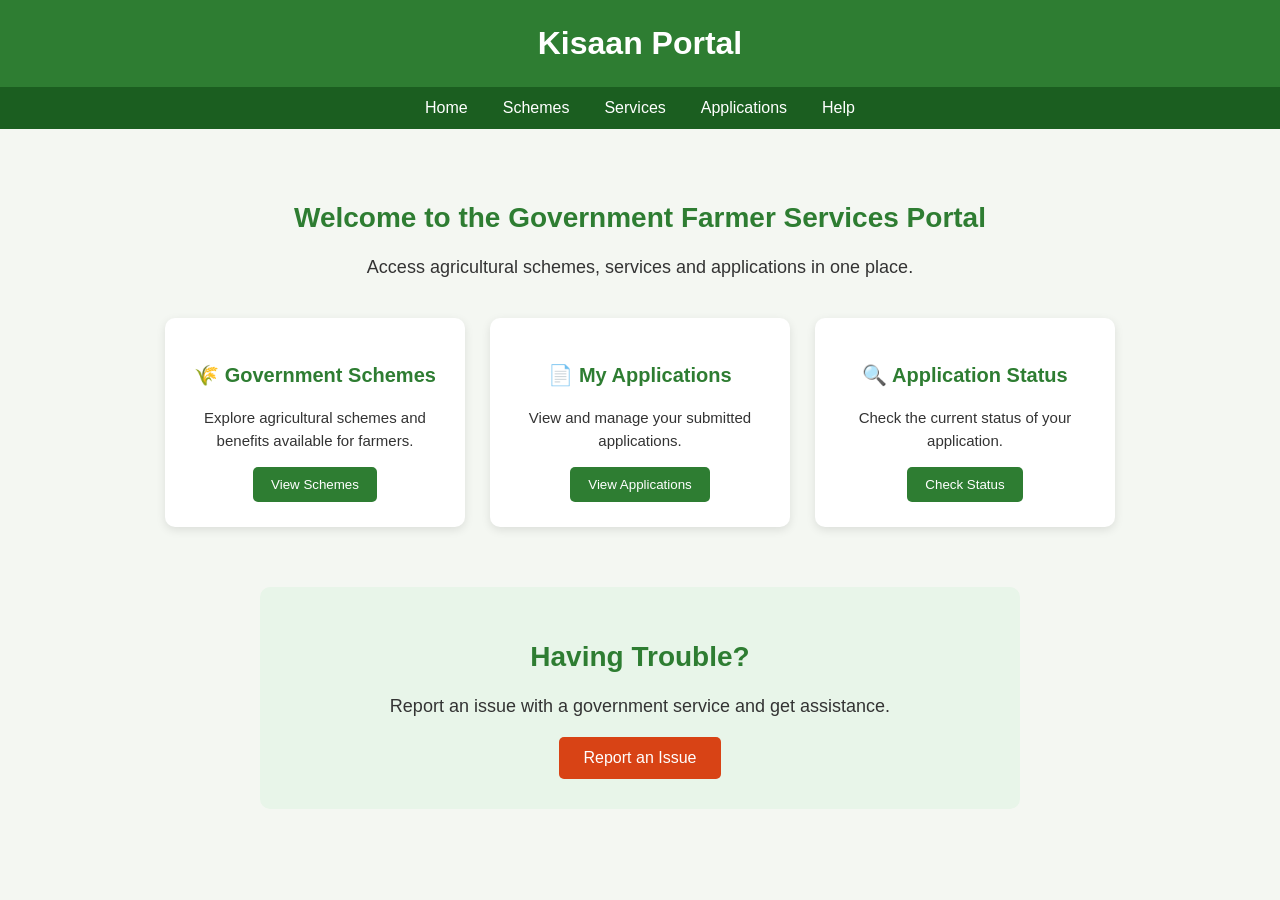
<file: dummy-portal/index.html>
<!DOCTYPE html>
<html lang="en">
<head>
    <meta charset="UTF-8">
    <meta name="viewport" content="width=device-width, initial-scale=1.0">
    <title>Kisaan Portal</title>
    <link rel="stylesheet" href="style.css">
</head>

<body>

    <header>
        <h1>Kisaan Portal</h1>

        <nav>
            <a href="#">Home</a>
            <a href="#">Schemes</a>
            <a href="#">Services</a>
            <a href="#">Applications</a>
            <a href="#">Help</a>
        </nav>
    </header>

    <main>
    <h2>Welcome to the Government Farmer Services Portal</h2>
    <p>Access agricultural schemes, services and applications in one place.</p>

    <section class="services">
        <div class="card">
            <h3>🌾 Government Schemes</h3>
            <p>Explore agricultural schemes and benefits available for farmers.</p>
            <button>View Schemes</button>
        </div>

        <div class="card">
            <h3>📄 My Applications</h3>
            <p>View and manage your submitted applications.</p>
            <button>View Applications</button>
        </div>

        <div class="card">
            <h3>🔍 Application Status</h3>
            <p>Check the current status of your application.</p>
            <button>Check Status</button>
        </div>
    </section>
    <section class="issue-section">
    <h2>Having Trouble?</h2>
    <p>Report an issue with a government service and get assistance.</p>
    <button class="report-btn" onclick="showIssueForm()">Report an Issue</button>
</section>
</main>
<div id="issue-form" class="issue-form">
    <h2>Report a Portal Issue</h2>

    <label for="issue-type">Issue Type</label>
    <select id="issue-type">
        <option>Application Error</option>
        <option>Payment Issue</option>
        <option>Login Problem</option>
        <option>Document Upload Issue</option>
        <option>Other</option>
    </select>

    <label for="issue-description">Describe the issue</label>
    <textarea id="issue-description" placeholder="Tell us what went wrong..."></textarea>

    <button class="submit-btn" onclick="submitIssue()">Submit Issue</button>
</div>

<script>
    function showIssueForm() {
        document.getElementById("issue-form").style.display = "block";
    }

    function submitIssue() {
        window.location.href = "investigation.html";
    }
</script>

</body>
</html>
</file>
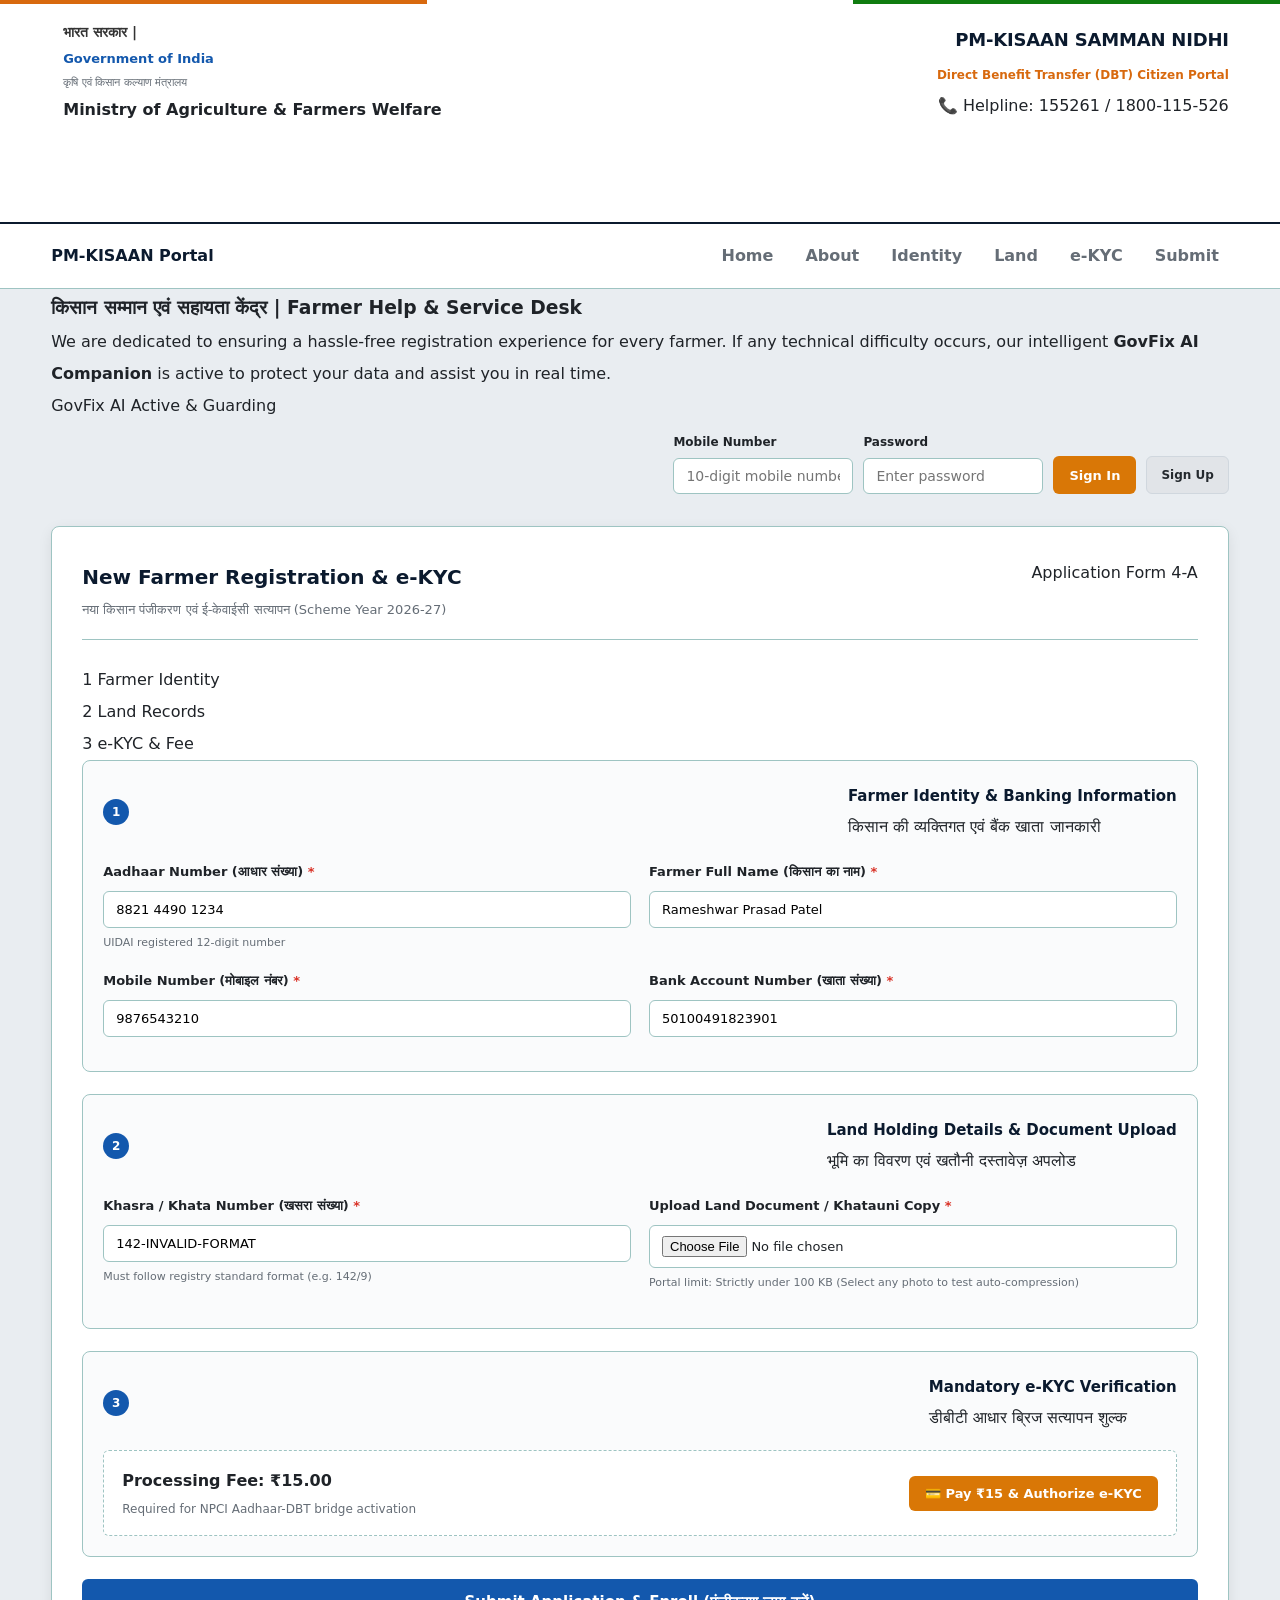
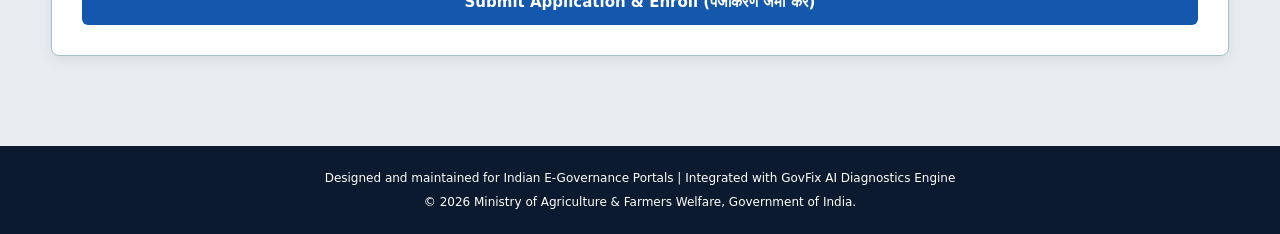
<file: templates/index.html>
<!DOCTYPE html>
<html lang="en">
<head>
    <meta charset="UTF-8">
    <meta name="viewport" content="width=device-width, initial-scale=1.0">
    <title>PM-KISAAN Samman Nidhi | New Farmer Enrollment Portal</title>
    <link rel="preconnect" href="https://fonts.googleapis.com">
    <link rel="preconnect" href="https://fonts.gstatic.com" crossorigin>
    <link href="https://fonts.googleapis.com/css2?family=Plus+Jakarta+Sans:wght@400;500;600;700;800&family=Noto+Sans+Devanagari:wght@400;600;700&display=swap" rel="stylesheet">
    <link rel="stylesheet" href="/static/style.css?v=3">
    <meta name="csrf-token" content="{{ csrf_token }}">
</head>
<body>

    <a class="skip-link" href="#mainContent">Skip to main content</a>

    <!-- National Tiranga Bar -->
    <div class="national-strip">
        <div class="s-orange"></div>
        <div class="s-white"></div>
        <div class="s-green"></div>
    </div>

    <!-- Official Header -->
     <header class="official-header">
        <div class="container header-grid">
            <div class="emblem-box">
                <div class="emblem-icon"></div>
                <div>
                    <h1>भारत सरकार |</h1>
                       <h2> Government of India </h2>
                    <h3>कृषि एवं किसान कल्याण मंत्रालय</h3>
                    <h4>Ministry of Agriculture & Farmers Welfare</h4>
                </div>
            </div>
            <div class="portal-identity">
                <span class="portal-name">PM-KISAAN SAMMAN NIDHI</span>
                <span class="portal-tag">Direct Benefit Transfer (DBT) Citizen Portal</span>
                <div class="header-links">
                    <span class="helpline-badge">📞 Helpline: 155261 / 1800-115-526</span>
                    
                </div>
            </div>
        </div>
    </header>

    <!-- Site Navigation -->
    <nav class="site-nav">
        <div class="container nav-inner">
            <a class="nav-brand" href="/">PM-KISAAN Portal</a>
            <div class="nav-links">
                <a href="/landing" class="nav-link">Home</a>
                <a href="/intro" class="nav-link">About</a>
                <a href="#section-identity" class="nav-link">Identity</a>
                <a href="#section-land" class="nav-link">Land</a>
                <a href="#section-ekyc" class="nav-link">e-KYC</a>
                <a href="#form-actions" class="nav-link">Submit</a>
            </div>
        </div>
    </nav>

    <!-- Warm Empathetic Farmer Banner -->
    <div class="container banner-container">
        <div class="empathy-banner">
            <div class="banner-text">
                <h3>किसान सम्मान एवं सहायता केंद्र | Farmer Help & Service Desk</h3>
                <p>We are dedicated to ensuring a hassle-free registration experience for every farmer. If any technical difficulty occurs, our intelligent <strong>GovFix AI Companion</strong> is active to protect your data and assist you in real time.</p>
            </div>
            <div class="system-status-chip">
                <span class="pulse-green"></span> GovFix AI Active & Guarding
            </div>
        </div>
    </div>

    <!-- Citizen Auth Quick Actions -->
    <div class="citizen-auth" aria-label="Citizen authentication">
    <div class="container citizen-auth-container">

        <div id="citizenAuthInline" class="citizen-auth-form">

            <div class="auth-field">
                <label for="citizenMobile">Mobile Number</label>
                <input
                    id="citizenMobile"
                    type="tel"
                    inputmode="numeric"
                    placeholder="10-digit mobile number"
                    maxlength="10"
                    pattern="[0-9]{10}"
                    autocomplete="tel"
                    required
                />
            </div>

            <div class="auth-field">
                <label for="citizenPass">Password</label>
                <input
                    id="citizenPass"
                    type="password"
                    placeholder="Enter password"
                    autocomplete="current-password"
                    required
                />
            </div>

            <button class="btn-pay" id="citizenSignInBtn" type="button">
                Sign In
            </button>

            <button class="btn-subtle" id="citizenSignUpBtn" type="button">
                Sign Up
            </button>

            <button
                class="btn-subtle"
                id="citizenSignOutBtn"
                type="button"
                style="display: none;"
            >
                Sign Out
            </button>

        </div>

    </div>
</div>

    <!-- Main Registration Card -->
    <div class="container main-content" id="mainContent">
        <main class="wizard-card">
            
            <div class="wizard-header">
                <div>
                    <h2>New Farmer Registration & e-KYC</h2>
                    <p class="subtitle">नया किसान पंजीकरण एवं ई-केवाईसी सत्यापन (Scheme Year 2026-27)</p>
                </div>
                <div class="step-badge">Application Form 4-A</div>
            </div>

            <!-- Step Progress Indicator -->
            <div class="step-wizard">
                <div class="step-item active">
                    <span class="step-circle">1</span>
                    <span class="step-label">Farmer Identity</span>
                </div>
                <div class="step-line active"></div>
                <div class="step-item active">
                    <span class="step-circle">2</span>
                    <span class="step-label">Land Records</span>
                </div>
                <div class="step-line"></div>
                <div class="step-item">
                    <span class="step-circle">3</span>
                    <span class="step-label">e-KYC & Fee</span>
                </div>
            </div>

            <form id="kisanForm" onsubmit="event.preventDefault();">
                
                <!-- Section 1: Farmer Identity -->
                <div id="section-identity" class="form-section collapsible" aria-expanded="true">
                    <div class="section-title">
                        <span class="step-num">1</span>
                        <div>
                            <h3>Farmer Identity & Banking Information</h3>
                            <p class="section-sub">किसान की व्यक्तिगत एवं बैंक खाता जानकारी</p>
                        </div>
                    </div>
                    
                    <div class="grid-2">
                        <div class="input-group">
                            <label for="aadhaarNum">Aadhaar Number (आधार संख्या) <span class="req">*</span></label>
                            <input type="text" id="aadhaarNum" placeholder="12-digit Aadhaar" maxlength="14" value="8821 4490 1234">
                            <small class="field-hint">UIDAI registered 12-digit number</small>
                        </div>
                        <div class="input-group">
                            <label for="farmerName">Farmer Full Name (किसान का नाम) <span class="req">*</span></label>
                            <input type="text" id="farmerName" placeholder="As printed on Aadhaar card" value="Rameshwar Prasad Patel">
                        </div>
                    </div>

                    <div class="grid-2">
                        <div class="input-group">
                            <label for="mobileNum">Mobile Number (मोबाइल नंबर) <span class="req">*</span></label>
                            <input type="tel" id="mobileNum" placeholder="10-digit registered number" maxlength="10" value="9876543210">
                        </div>
                        <div class="input-group">
                            <label for="bankAcc">Bank Account Number (खाता संख्या) <span class="req">*</span></label>
                            <input type="text" id="bankAcc" placeholder="DBT-enabled savings account" value="50100491823901">
                        </div>
                    </div>
                </div>

                <!-- Section 2: Land Records (Natural Errors Happen Here) -->
                <div id="section-land" class="form-section collapsible" aria-expanded="true">
                    <div class="section-title">
                        <span class="step-num">2</span>
                        <div>
                            <h3>Land Holding Details & Document Upload</h3>
                            <p class="section-sub">भूमि का विवरण एवं खतौनी दस्तावेज़ अपलोड</p>
                        </div>
                    </div>
                    
                    <div class="grid-2">
                        <div class="input-group">
                            <label for="khasraNum">Khasra / Khata Number (खसरा संख्या) <span class="req">*</span></label>
                            <input type="text" id="khasraNum" placeholder="e.g. 142/9" value="142-INVALID-FORMAT" onblur="validateKhasraOnBlur()">
                            <small class="field-hint">Must follow registry standard format (e.g. 142/9)</small>
                        </div>
                        <div class="input-group">
                            <label for="landDocFile">Upload Land Document / Khatauni Copy <span class="req">*</span></label>
                            <input type="file" id="landDocFile" accept="image/*,.pdf" onchange="uploadDocumentNaturally(this)">
                            <small class="field-hint">Portal limit: Strictly under 100 KB (Select any photo to test auto-compression)</small>
                            <div id="uploadBadge" class="upload-badge hidden"></div>
                        </div>
                    </div>
                </div>

                <!-- Section 3: e-KYC Verification Fee -->
                <div id="section-ekyc" class="form-section collapsible" aria-expanded="true">
                    <div class="section-title">
                        <span class="step-num">3</span>
                        <div>
                            <h3>Mandatory e-KYC Verification</h3>
                            <p class="section-sub">डीबीटी आधार ब्रिज सत्यापन शुल्क</p>
                        </div>
                    </div>
                    
                    <div class="ekyc-bar">
                        <div class="ekyc-info">
                            <strong>Processing Fee: ₹15.00</strong>
                            <p>Required for NPCI Aadhaar-DBT bridge activation</p>
                        </div>
                        <button type="button" id="payEkycBtn" class="btn-pay" onclick="payEkycNaturally()">
                            💳 Pay ₹15 & Authorize e-KYC
                        </button>
                    </div>
                </div>

                <!-- Section 4: Final Submission -->
                <div id="form-actions" class="form-actions">
                    <button type="button" id="submitBtn" class="btn-primary" onclick="submitFormNaturally()">
                        Submit Application & Enroll (पंजीकरण जमा करें)
                    </button>
                </div>

            </form>
        </main>
    </div>

    <!-- Floating GovFix AI Assistant Drawer (Slides up dynamically on errors) -->
    <div id="govfixWidget" class="govfix-dock hidden">
        <div class="dock-header">
            <div class="ai-branding">
                <span class="ai-pulse"></span>
                <strong>GovFix Kisan Mitra (किसान साथी)</strong>
            </div>
            <button class="close-btn" onclick="dismissGovFix()">✕</button>
        </div>
        <div class="dock-body">
            <div id="aiCard" class="ai-card alert">
                <!-- Dynamic AI Explanations and 1-Click Fix Buttons Appear Here -->
            </div>
            <div class="pii-shield-box">
                <div class="shield-header">
                    <span><strong>Zero-PII Privacy Firewall Active</strong></span>
                </div>
                <div id="sanitizedTelemetryBox" class="telemetry-console"></div>
                <small class="pii-note">Aadhaar, Mobile & Bank numbers are redacted locally before AI diagnosis.</small>
            </div>
        </div>
    </div>

    <!-- Official Footer -->
    <footer class="official-footer">
        <div class="container footer-content">
            <p>Designed and maintained for Indian E-Governance Portals | Integrated with GovFix AI Diagnostics Engine</p>
            <p>© 2026 Ministry of Agriculture & Farmers Welfare, Government of India.</p>
        </div>
    </footer>

    <script src="/static/govfix.js?v=3"></script>
</body>
</html>
</file>
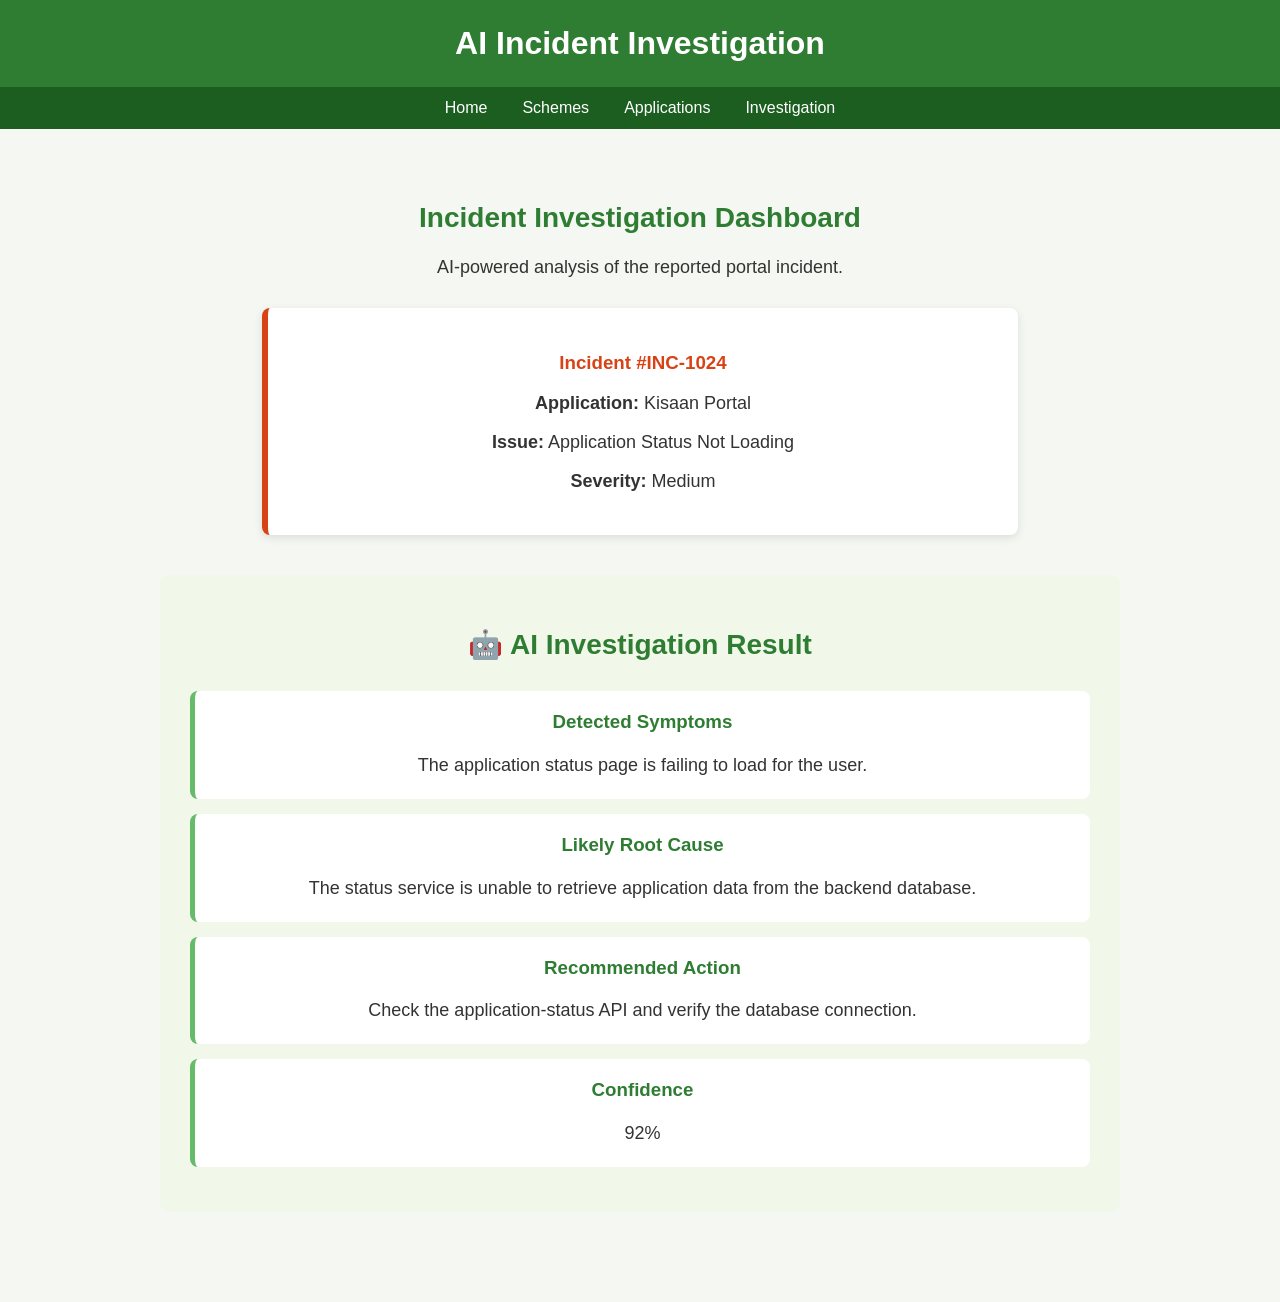
<file: dummy-portal/investigation.html>
<!DOCTYPE html>
<html lang="en">
<head>
    <meta charset="UTF-8">
    <meta name="viewport" content="width=device-width, initial-scale=1.0">
    <title>AI Incident Investigation</title>
    <link rel="stylesheet" href="style.css">
</head>

<body>

    <header>
        <h1>AI Incident Investigation</h1>

        <nav>
            <a href="index.html">Home</a>
            <a href="#">Schemes</a>
            <a href="#">Applications</a>
            <a href="investigation.html">Investigation</a>
        </nav>
    </header>

    <main>

        <h2>Incident Investigation Dashboard</h2>

        <p>
            AI-powered analysis of the reported portal incident.
        </p>

        <section class="incident-card">

            <h3>Incident #INC-1024</h3>

            <p><strong>Application:</strong> Kisaan Portal</p>
            <p><strong>Issue:</strong> Application Status Not Loading</p>
            <p><strong>Severity:</strong> Medium</p>

        </section>
        <section class="ai-analysis">

    <h2>🤖 AI Investigation Result</h2>

    <div class="analysis-item">
        <h3>Detected Symptoms</h3>
        <p>
            The application status page is failing to load for the user.
        </p>
    </div>

    <div class="analysis-item">
        <h3>Likely Root Cause</h3>
        <p>
            The status service is unable to retrieve application data from
            the backend database.
        </p>
    </div>

    <div class="analysis-item">
        <h3>Recommended Action</h3>
        <p>
            Check the application-status API and verify the database
            connection.
        </p>
    </div>

    <div class="analysis-item">
        <h3>Confidence</h3>
        <p>92%</p>
    </div>

</section>

    </main>

</body>
</html>
</file>
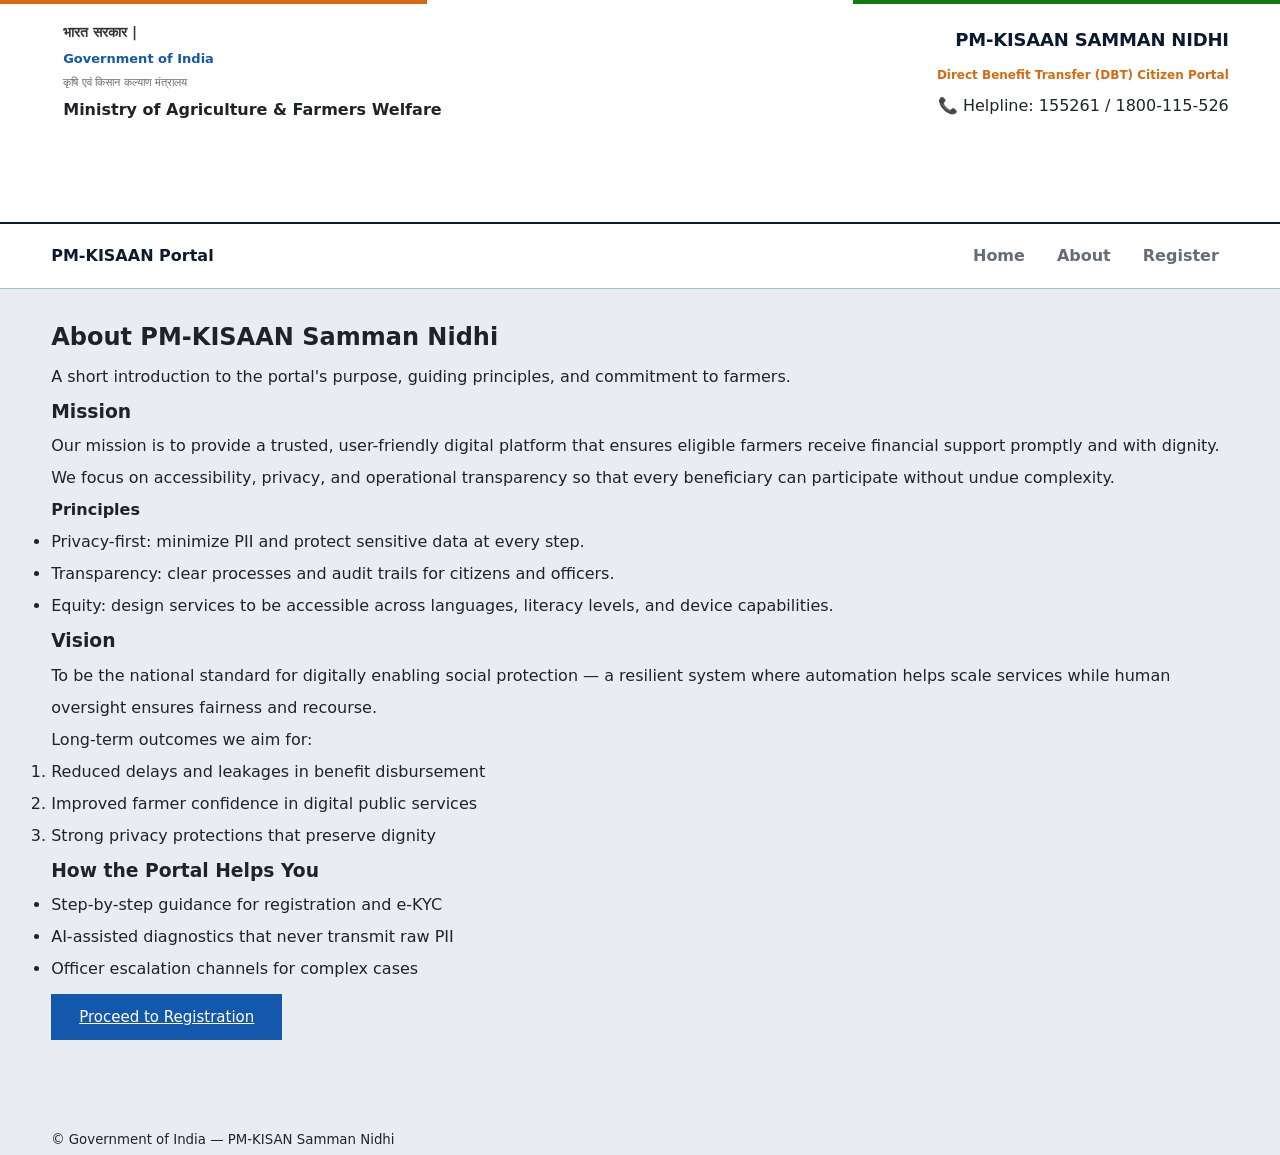
<file: templates/intro.html>
<!DOCTYPE html>
<html lang="en">
<head>
    <meta charset="UTF-8">
    <meta name="viewport" content="width=device-width, initial-scale=1.0">
    <title>About — Mission & Vision</title>
    <link rel="preconnect" href="https://fonts.googleapis.com">
    <link rel="preconnect" href="https://fonts.gstatic.com" crossorigin>
    <link href="https://fonts.googleapis.com/css2?family=Plus+Jakarta+Sans:wght@400;500;600;700;800&family=Noto+Sans+Devanagari:wght@400;600;700&display=swap" rel="stylesheet">
    <link rel="stylesheet" href="/static/style.css?v=3">
    <meta name="csrf-token" content="{{ csrf_token }}">
</head>
<body>
    <a class="skip-link" href="#mainContent">Skip to main content</a>

    <div class="national-strip">
        <div class="s-orange"></div>
        <div class="s-white"></div>
        <div class="s-green"></div>
    </div>

    <header class="official-header">
        <div class="container header-grid">
            <div class="emblem-box">
                <div class="emblem-icon"></div>
                <div>
                    <h1>भारत सरकार |</h1>
                       <h2> Government of India </h2>
                    <h3>कृषि एवं किसान कल्याण मंत्रालय</h3>
                    <h4>Ministry of Agriculture & Farmers Welfare</h4>
                </div>
            </div>
            <div class="portal-identity">
                <span class="portal-name">PM-KISAAN SAMMAN NIDHI</span>
                <span class="portal-tag">Direct Benefit Transfer (DBT) Citizen Portal</span>
                <div class="header-links">
                    <span class="helpline-badge">📞 Helpline: 155261 / 1800-115-526</span>
                     
                </div>
            </div>
        </div>
    </header>

    <nav class="site-nav">
        <div class="container nav-inner">
            <a class="nav-brand" href="/">PM-KISAAN Portal</a>
            <div class="nav-links">
                <a href="/landing" class="nav-link">Home</a>
                <a href="/intro" class="nav-link">About</a>
                <a href="/register" class="nav-link">Register</a>
            </div>
        </div>
    </nav>

    <main id="mainContent" class="container main-content">
        <section class="intro-hero">
            <h2>About PM-KISAAN Samman Nidhi</h2>
            <p class="lead">A short introduction to the portal's purpose, guiding principles, and commitment to farmers.</p>
        </section>

        <section class="detailed-mission">
            <h3>Mission</h3>
            <p>Our mission is to provide a trusted, user-friendly digital platform that ensures eligible farmers receive financial support promptly and with dignity. We focus on accessibility, privacy, and operational transparency so that every beneficiary can participate without undue complexity.</p>

            <h4>Principles</h4>
            <ul>
                <li>Privacy-first: minimize PII and protect sensitive data at every step.</li>
                <li>Transparency: clear processes and audit trails for citizens and officers.</li>
                <li>Equity: design services to be accessible across languages, literacy levels, and device capabilities.</li>
            </ul>
        </section>

        <section class="vision">
            <h3>Vision</h3>
            <p>To be the national standard for digitally enabling social protection — a resilient system where automation helps scale services while human oversight ensures fairness and recourse.</p>
            <p>Long-term outcomes we aim for:</p>
            <ol>
                <li>Reduced delays and leakages in benefit disbursement</li>
                <li>Improved farmer confidence in digital public services</li>
                <li>Strong privacy protections that preserve dignity</li>
            </ol>
        </section>

        <section class="how-to-help">
            <h3>How the Portal Helps You</h3>
            <ul>
                <li>Step-by-step guidance for registration and e-KYC</li>
                <li>AI-assisted diagnostics that never transmit raw PII</li>
                <li>Officer escalation channels for complex cases</li>
            </ul>
            <div style="margin-top:16px;"><a class="btn-primary" href="/register">Proceed to Registration</a></div>
        </section>

    </main>

    <footer class="site-footer">
        <div class="container">
            <small>© Government of India — PM-KISAN Samman Nidhi</small>
        </div>
    </footer>

</body>
</html>
</file>
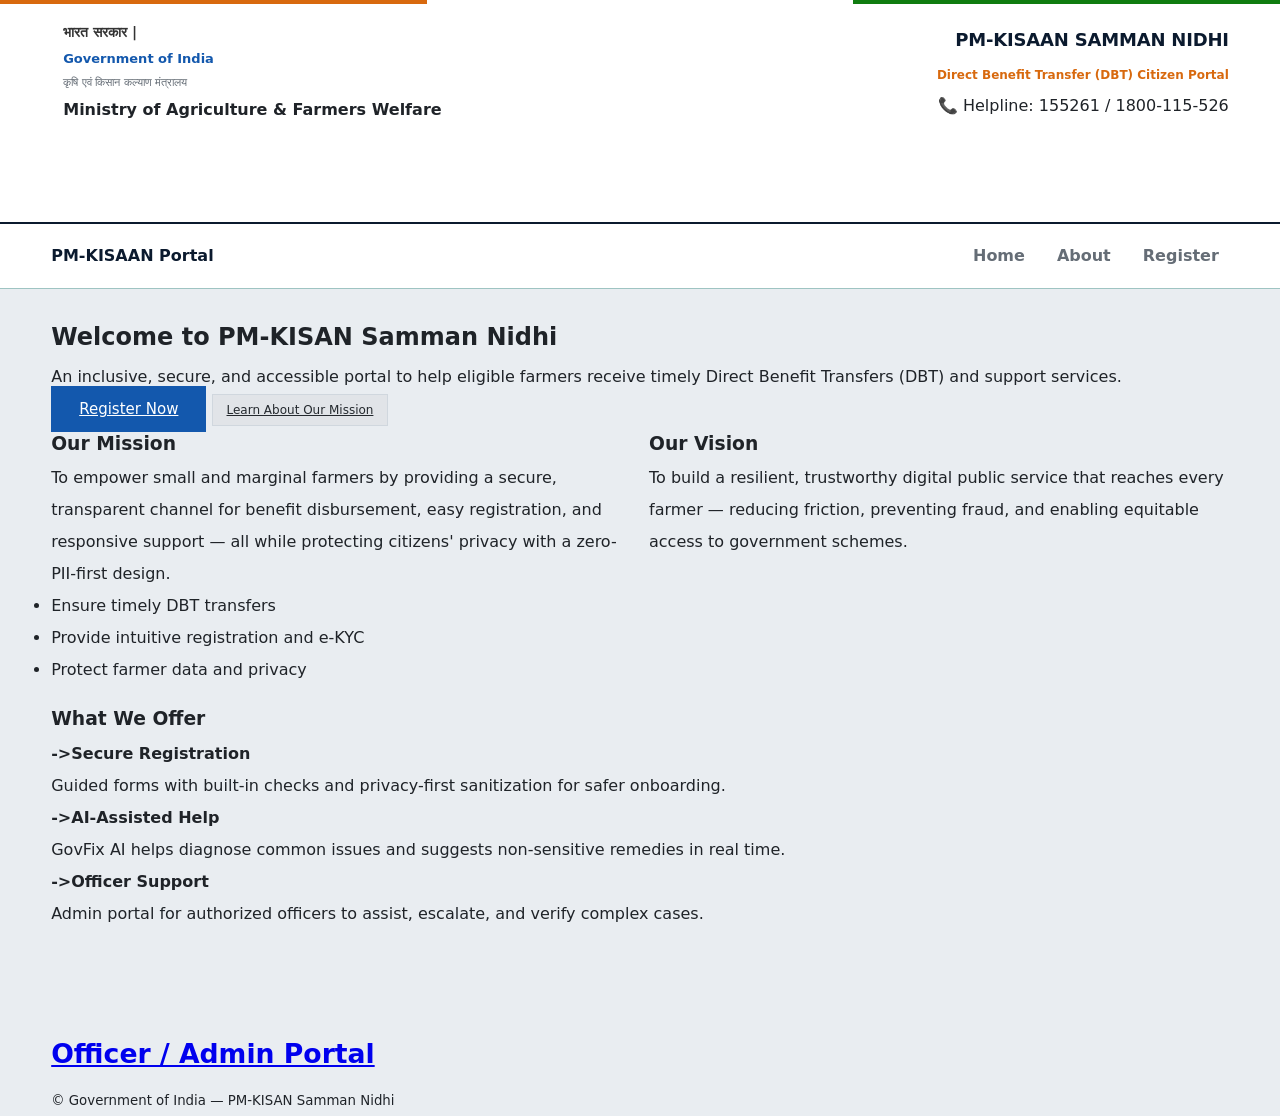
<file: templates/landing.html>
<!DOCTYPE html>
<html lang="en">
<head>
    <meta charset="UTF-8">
    <meta name="viewport" content="width=device-width, initial-scale=1.0">
    <title>PM-KISAN Portal - Landing</title>
    <link rel="preconnect" href="https://fonts.googleapis.com">
    <link rel="preconnect" href="https://fonts.gstatic.com" crossorigin>
    <link href="https://fonts.googleapis.com/css2?family=Plus+Jakarta+Sans:wght@400;500;600;700;800&family=Noto+Sans+Devanagari:wght@400;600;700&display=swap" rel="stylesheet">
    <link rel="stylesheet" href="/static/style.css?v=3">
    <meta name="csrf-token" content="{{ csrf_token }}">
</head>
<body>
    <a class="skip-link" href="#mainContent">Skip to main content</a>

    <div class="national-strip">
        <div class="s-orange"></div>
        <div class="s-white"></div>
        <div class="s-green"></div>
    </div>

    <header class="official-header">
        <div class="container header-grid">
            <div class="emblem-box">
                <div class="emblem-icon"></div>
                <div>
                    <h1>भारत सरकार |</h1>
                       <h2> Government of India </h2>
                    <h3>कृषि एवं किसान कल्याण मंत्रालय</h3>
                    <h4>Ministry of Agriculture & Farmers Welfare</h4>
                </div>
            </div>
            <div class="portal-identity">
                <span class="portal-name">PM-KISAAN SAMMAN NIDHI</span>
                <span class="portal-tag">Direct Benefit Transfer (DBT) Citizen Portal</span>
                <div class="header-links">
                    <span class="helpline-badge">📞 Helpline: 155261 / 1800-115-526</span>
                     
                </div>
            </div>
        </div>
    </header>

    <nav class="site-nav">
        <div class="container nav-inner">
            <a class="nav-brand" href="/">PM-KISAAN Portal</a>
            <div class="nav-links">
                <a href="/landing" class="nav-link">Home</a>
                <a href="/intro" class="nav-link">About</a>
                <a href="/register" class="nav-link">Register</a>
            </div>
        </div>
    </nav>

    <main id="mainContent" class="container main-content">
        <section class="landing-hero">
            <h2>Welcome to PM-KISAN Samman Nidhi</h2>
            <p class="lead">An inclusive, secure, and accessible portal to help eligible farmers receive timely Direct Benefit Transfers (DBT) and support services.</p>
            <div class="cta-row">
                <a class="btn-primary" href="/register">Register Now</a>
                <a class="btn-subtle" href="/intro">Learn About Our Mission</a>
            </div>
        </section>

        <section class="mission-vision">
            <div class="grid-2">
                <div>
                    <h3>Our Mission</h3>
                    <p>To empower small and marginal farmers by providing a secure, transparent channel for benefit disbursement, easy registration, and responsive support — all while protecting citizens' privacy with a zero-PII-first design.</p>
                    <ul>
                        <li>Ensure timely DBT transfers</li>
                        <li>Provide intuitive registration and e-KYC</li>
                        <li>Protect farmer data and privacy</li>
                    </ul>
                </div>
                <div>
                    <h3>Our Vision</h3>
                    <p>To build a resilient, trustworthy digital public service that reaches every farmer — reducing friction, preventing fraud, and enabling equitable access to government schemes.</p>
                </div>
            </div>
        </section>

        <section class="features">
            <h3>What We Offer</h3>
            <div class="grid-3">
                <div class="feature">
                    <h4>->Secure Registration</h4>
                    <p>Guided forms with built-in checks and privacy-first sanitization for safer onboarding.</p>
                </div>
                <div class="feature">
                    <h4>->AI-Assisted Help</h4>
                    <p>GovFix AI helps diagnose common issues and suggests non-sensitive remedies in real time.</p>
                </div>
                <div class="feature">
                    <h4>->Officer Support</h4>
                    <p>Admin portal for authorized officers to assist, escalate, and verify complex cases.</p>
                </div>
            </div>
        </section>

    </main>

    <footer class="site-footer">
        <div class="container">
                    <h1><small><a href="/admin" target="_blank" class="admin-link">Officer / Admin Portal</a></small></h1>
            <small>© Government of India — PM-KISAN Samman Nidhi</small>
        </div>
    </footer>

</body>
</html>
</file>
<file: dummy-portal/style.css>
body {
    margin: 0;
    font-family: Arial, sans-serif;
    background-color: #f4f7f2;
    color: #333;
}

h1 {
    background-color: #2e7d32;
    color: white;
    margin: 0;
    padding: 25px;
    text-align: center;
}

nav {
    background-color: #1b5e20;
    display: flex;
    justify-content: center;
    padding: 12px;
    gap: 35px;
}

nav a {
    color: white;
    text-decoration: none;
    font-size: 16px;
}

nav a:hover {
    text-decoration: underline;
}

main {
    text-align: center;
    padding: 50px 20px;
}

main h2 {
    font-size: 28px;
    color: #2e7d32;
}

main p {
    font-size: 18px;
}
.services {
    display: flex;
    justify-content: center;
    gap: 25px;
    margin-top: 40px;
    flex-wrap: wrap;
}

.card {
    background-color: white;
    width: 250px;
    padding: 25px;
    border-radius: 10px;
    text-align: center;
    box-shadow: 0 3px 10px rgba(0, 0, 0, 0.1);
}

.card h3 {
    color: #2e7d32;
    font-size: 20px;
}

.card p {
    font-size: 15px;
    line-height: 1.5;
}

.card button {
    background-color: #2e7d32;
    color: white;
    border: none;
    padding: 10px 18px;
    border-radius: 5px;
    cursor: pointer;
}

.card button:hover {
    background-color: #1b5e20;
}
.issue-section {
    margin: 60px auto 30px;
    padding: 30px;
    max-width: 700px;
    background-color: #e8f5e9;
    border-radius: 10px;
    text-align: center;
}

.issue-section h2 {
    color: #2e7d32;
}

.issue-section p {
    margin-bottom: 20px;
}

.report-btn {
    background-color: #d84315;
    color: white;
    border: none;
    padding: 12px 25px;
    border-radius: 5px;
    font-size: 16px;
    cursor: pointer;
}

.report-btn:hover {
    background-color: #bf360c;
}
.issue-form {
    display: none;
    max-width: 600px;
    margin: 30px auto;
    padding: 30px;
    background-color: white;
    border-radius: 10px;
    box-shadow: 0 3px 10px rgba(0, 0, 0, 0.1);
}

.issue-form h2 {
    color: #2e7d32;
    text-align: center;
    margin-bottom: 25px;
}

.issue-form label {
    display: block;
    margin-top: 15px;
    margin-bottom: 6px;
    font-weight: bold;
}

.issue-form select,
.issue-form textarea {
    width: 100%;
    padding: 10px;
    border: 1px solid #ccc;
    border-radius: 5px;
    box-sizing: border-box;
    font-family: Arial, sans-serif;
}

.issue-form textarea {
    height: 120px;
    resize: vertical;
}

.submit-btn {
    display: block;
    margin: 20px auto 0;
    background-color: #2e7d32;
    color: white;
    border: none;
    padding: 12px 25px;
    border-radius: 5px;
    cursor: pointer;
    font-size: 16px;
}

.submit-btn:hover {
    background-color: #1b5e20;
}
.incident-card {
    max-width: 700px;
    margin: 30px auto;
    padding: 25px;
    background-color: white;
    border-left: 6px solid #d84315;
    border-radius: 8px;
    box-shadow: 0 3px 10px rgba(0, 0, 0, 0.1);
}

.incident-card h3 {
    color: #d84315;
}

.ai-analysis {
    max-width: 900px;
    margin: 40px auto;
    padding: 30px;
    background-color: #f1f8e9;
    border-radius: 10px;
}

.ai-analysis h2 {
    text-align: center;
    color: #2e7d32;
    margin-bottom: 30px;
}

.analysis-item {
    background-color: white;
    padding: 20px;
    margin-bottom: 15px;
    border-radius: 8px;
    border-left: 5px solid #66bb6a;
}

.analysis-item h3 {
    margin-top: 0;
    color: #2e7d32;
}

.analysis-item p {
    margin-bottom: 0;
    line-height: 1.5;
}
</file>
<file: static/style.css>
/* Modern Indian E-Governance Design System */
:root {
    --gov-navy-dark: #0b1a2e;
    --gov-navy-primary: #1358ad;
    --gov-blue-light: #8ea7c0;
    --gov-orange: #d8690e;
    --gov-green: #107c10;
    --gov-gray-bg: #e9edf1;
    --gov-card-bg: #ffffff;
    --gov-border: #9ec4c2;
    --gov-text-main: #1f2328;
    --gov-text-muted: #656d76;
    --radius: 8px;
    --shadow: 0 4px 14px rgba(0, 0, 0, 0.08);
}

* {
    box-sizing: border-box;
    margin: 0;
    padding: 0;
    font-family: system-ui, -apple-system, 'Times New Roman', Times, serif;
}

body {
    background-color: var(--gov-gray-bg);
    color: var(--gov-text-main);
    line-height: 2.0;
}

.container {
    width: 92%;
    max-width: 1200px;
    margin: 0 auto;
}

/* Skip link for keyboard users */
.skip-link {
    position: absolute;
    left: -9999px;
    top: auto;
    width: 1px;
    height: 1px;
    overflow: hidden;
}
.skip-link:focus {
    left: 12px;
    top: 12px;
    width: auto;
    height: auto;
    padding: 8px 12px;
    background: #15437a;
    color: #fff;
    border-radius: 6px;
    z-index: 9999;
}

/* Top site navigation */
.site-nav {
    background: #fff;
    border-bottom: 1px solid var(--gov-border);
    position: sticky;
    top: 0;
    z-index: 999;
}
.site-nav .nav-inner {
    display: flex;
    align-items: center;
    justify-content: space-between;
    padding: 8px 0;
}
.nav-brand { font-weight: 700; color: var(--gov-navy-dark); text-decoration: none; }
.nav-links { display: flex; gap: 12px; }
.nav-link { color: var(--gov-text-muted); text-decoration: none; padding: 8px 10px; border-radius: 6px; font-weight:600; }
.nav-link:hover { background: var(--gov-blue-light); color: var(--gov-navy-dark); }
.nav-link.active { background: linear-gradient(90deg, #eaf2ff, #f0fbf7); color: var(--gov-navy-dark); border: 1px solid var(--gov-border); }

/* Collapsible form sections */
.form-section.collapsible { cursor: default; }
.form-section.collapsible .section-title { display: flex; justify-content: space-between; align-items: center; }
.form-section.collapsible .section-toggle { background: transparent; border: none; font-size: 14px; cursor: pointer; color: var(--gov-navy-primary); }
.form-section.collapsible.collapsed { opacity: 0.95; }
.form-section.collapsible.collapsed > *:not(.section-title) { display: none; }

/* Small caret indicator */
.section-caret { font-size: 12px; margin-left: 8px; color: var(--gov-text-muted); }

/* Responsive adjustments */
@media (max-width: 700px) {
    .nav-links { display: none; }
    .nav-inner { gap: 12px; }
    .grid-2 { grid-template-columns: 1fr; }
}

/* National Tricolor Top Strip */
.national-strip {
    display: flex;
    height: 4px;
}
.s-orange { flex: 1; background: var(--gov-orange); }
.s-white  { flex: 1; background: #ffffff; }
.s-green  { flex: 1; background: var(--gov-green); }

/* Header */
.official-header {
    background: var(--gov-card-bg);
    border-bottom: 2px solid var(--gov-navy-dark);
    padding: 14px 0;
}

.header-grid {
    display: flex;
    justify-content: space-between;
    align-items: center;
}

.emblem-box {
    display: flex;
    align-items: center;
    gap: 12px;
}

.emblem-icon {
    font-size: 30px;
}

.emblem-box h1 { font-size: 14px; font-weight: 700; color: #333; }
.emblem-box h2 { font-size: 13px; font-weight: 600; color: var(--gov-navy-primary); }
.emblem-box h3 { font-size: 11px; font-weight: 400; color: var(--gov-text-muted); }

.portal-identity {
    text-align: right;
}

.portal-name {
    display: block;
    font-size: 18px;
    font-weight: 700;
    color: var(--gov-navy-dark);
    letter-spacing: -0.2px;
}

.portal-tag {
    font-size: 12px;
    color: var(--gov-orange);
    font-weight: 600;
}

/* Main Wizard Layout */
.main-content {
    margin-top: 24px;
    margin-bottom: 90px;
}

.wizard-card {
    background: var(--gov-card-bg);
    border: 1px solid var(--gov-border);
    border-radius: var(--radius);
    padding: 30px;
    box-shadow: var(--shadow);
}

.wizard-header {
    display: flex;
    justify-content: space-between;
    align-items: flex-start;
    border-bottom: 1px solid var(--gov-border);
    padding-bottom: 16px;
    margin-bottom: 24px;
}

.wizard-header h2 {
    font-size: 20px;
    color: var(--gov-navy-dark);
}

.subtitle {
    font-size: 13px;
    color: var(--gov-text-muted);
}

.status-indicator {
    display: flex;
    align-items: center;
    gap: 6px;
    font-size: 12px;
    background: #e6f4ea;
    color: #137333;
    padding: 6px 12px;
    border-radius: 20px;
    font-weight: 600;
}

.dot.live {
    width: 8px;
    height: 8px;
    background: #137333;
    border-radius: 50%;
}

/* Form Sections */
.form-section {
    background: #fafbfc;
    border: 1px solid var(--gov-border);
    border-radius: var(--radius);
    padding: 20px;
    margin-bottom: 22px;
}

.section-title {
    display: flex;
    align-items: center;
    gap: 10px;
    margin-bottom: 16px;
}

.step-num {
    display: inline-flex;
    justify-content: center;
    align-items: center;
    width: 26px;
    height: 26px;
    background: var(--gov-navy-primary);
    color: #fff;
    font-size: 12px;
    font-weight: 700;
    border-radius: 50%;
}

.section-title h3 {
    font-size: 15px;
    color: var(--gov-navy-dark);
}

.grid-2 {
    display: grid;
    grid-template-columns: 1fr 1fr;
    gap: 18px;
    margin-bottom: 14px;
}

.input-group label {
    display: block;
    font-size: 13px;
    font-weight: 600;
    margin-bottom: 6px;
}

.req { color: #d93025; }

.input-group input[type="text"],
.input-group input[type="tel"],
.input-group input[type="file"] {
    width: 100%;
    padding: 10px 12px;
    font-size: 13px;
    border: 1px solid var(--gov-border);
    border-radius: 6px;
    background: #fff;
    transition: 0.2s border;
}

.input-group input:focus {
    outline: none;
    border-color: var(--gov-navy-primary);
    box-shadow: 0 0 0 3px rgba(21, 67, 122, 0.15);
}

.input-with-action {
    display: flex;
    gap: 8px;
}

.field-hint {
    display: block;
    font-size: 11px;
    color: var(--gov-text-muted);
    margin-top: 4px;
}

.upload-badge {
    margin-top: 8px;
    padding: 6px 10px;
    font-size: 12px;
    border-radius: 4px;
    display: inline-block;
}
.upload-badge.success { background: #e6f4ea; color: #137333; }
.upload-badge.error { background: #fce8e6; color: #c5221f; }

/* eKYC Row */
.ekyc-bar {
    display: flex;
    justify-content: space-between;
    align-items: center;
    background: #fff;
    padding: 14px 18px;
    border: 1px dashed var(--gov-border);
    border-radius: 6px;
}

.ekyc-info p { font-size: 12px; color: var(--gov-text-muted); }

/* Buttons */
button {
    cursor: pointer;
    font-weight: 600;
    border-radius: 6px;
    transition: 0.2s;
}

.btn-primary {
    background: var(--gov-navy-primary);
    color: #fff;
    padding: 14px 28px;
    font-size: 15px;
    border: none;
    width: 100%;
}
.btn-primary:hover { background: var(--gov-navy-dark); }

.btn-pay {
    background: #d97706;
    color: #fff;
    padding: 10px 16px;
    font-size: 13px;
    border: none;
}
.btn-pay:hover { background: #b45309; }

.btn-subtle {
    background: #e1e4e8;
    color: #24292e;
    padding: 8px 14px;
    font-size: 12px;
    border: 1px solid #d0d7de;
}

/* Floating / Docked GovFix Assistant */
.govfix-docked {
    position: fixed;
    bottom: 20px;
    right: 24px;
    width: 440px;
    background: #ffffff;
    border: 1px solid #ced4da;
    border-radius: 12px;
    box-shadow: 0 10px 30px rgba(0, 0, 0, 0.18);
    z-index: 9999;
    overflow: hidden;
    transition: all 0.3s cubic-bezier(0.16, 1, 0.3, 1);
}

.govfix-docked.collapsed .dock-body {
    display: none;
}

.dock-header {
    background: var(--gov-navy-dark);
    color: #ffffff;
    padding: 12px 16px;
    display: flex;
    justify-content: space-between;
    align-items: center;
    cursor: pointer;
}

.ai-branding {
    display: flex;
    align-items: center;
    gap: 8px;
    font-size: 14px;
}

.ai-status-pulse {
    width: 9px;
    height: 9px;
    background: #28a745;
    border-radius: 50%;
    box-shadow: 0 0 0 2px rgba(40, 167, 69, 0.4);
}

.badge-count {
    background: #d93025;
    color: white;
    font-size: 11px;
    font-weight: bold;
    padding: 2px 8px;
    border-radius: 12px;
}

.toggle-btn {
    background: transparent;
    border: none;
    color: white;
    font-size: 14px;
}

.dock-body {
    padding: 16px;
    background: #f8fafc;
    max-height: 480px;
    overflow-y: auto;
}

.ai-card {
    background: #ffffff;
    border: 1px solid var(--gov-border);
    border-radius: 8px;
    padding: 14px;
    margin-bottom: 14px;
}

.ai-card.alert {
    border-left: 4px solid var(--gov-orange);
    background: #fffdfa;
}

.ai-action-btn {
    display: block;
    width: 100%;
    margin-top: 12px;
    padding: 10px;
    background: var(--gov-green);
    color: white;
    border: none;
    font-size: 13px;
    border-radius: 6px;
}
.ai-action-btn:hover { background: #0c630c; }

.pii-shield-box {
    background: #ffffff;
    border: 1px solid var(--gov-border);
    border-radius: 8px;
    padding: 12px;
}

.shield-header {
    display: flex;
    justify-content: space-between;
    font-size: 12px;
    margin-bottom: 8px;
}

.shield-active {
    font-size: 10px;
    background: #e6f4ea;
    color: #137333;
    padding: 2px 6px;
    border-radius: 4px;
    font-weight: bold;
}

.telemetry-console {
    background: #1e293b;
    color: #38bdf8;
    font-family: 'Courier New', Courier, monospace;
    font-size: 11px;
    padding: 8px;
    border-radius: 4px;
    word-break: break-all;
}

.pii-note {
    font-size: 10px;
    color: var(--gov-text-muted);
    margin-top: 6px;
}

.hidden { display: none !important; }

/* Footer */
.official-footer {
    background: var(--gov-navy-dark);
    color: #ffffff;
    padding: 20px 0;
    text-align: center;
    font-size: 12px;
}

.citizen-auth {
    width: 100%;
    padding: 8px 0;
}

.citizen-auth-container {
    display: flex;
    justify-content: flex-end;
}

.citizen-auth-form {
    display: flex;
    align-items: flex-end;
    gap: 10px;
    flex-wrap: wrap;
}

.auth-field {
    display: flex;
    flex-direction: column;
    gap: 4px;
}

.auth-field label {
    font-size: 12px;
    font-weight: 600;
}

.auth-field input {
    width: 180px;
    padding: 9px 12px;
    border: 1px solid var(--gov-border);
    border-radius: 6px;
    font-size: 14px;
    outline: none;
}

.auth-field input:focus {
    border-color: var(--gov-primary);
    box-shadow: 0 0 0 2px rgba(0, 100, 200, 0.1);
}

.citizen-auth button {
    min-height: 38px;
    white-space: nowrap;
}

header {
    background-image: url("images/crops.jpg");
    background-size: cover;
    background-position: center;
    background-repeat: no-repeat;
    min-height: 220px;
}

header {
    position: relative;
    background-image: linear-gradient(
        rgba(0, 0, 0, 0.35),
        rgba(0, 0, 0, 0.35)
    ), url('https://expora.in/decoding-cropping-seasons-in-india-everything-you-need-to-know/');
    background-size: cover;
    background-position: center;
    background-repeat: no-repeat;
    min-height: 220px;
}

@media (max-width: 768px) {
    header {
        min-height: 160px;
        background-position: center;
    }
}
</file>
